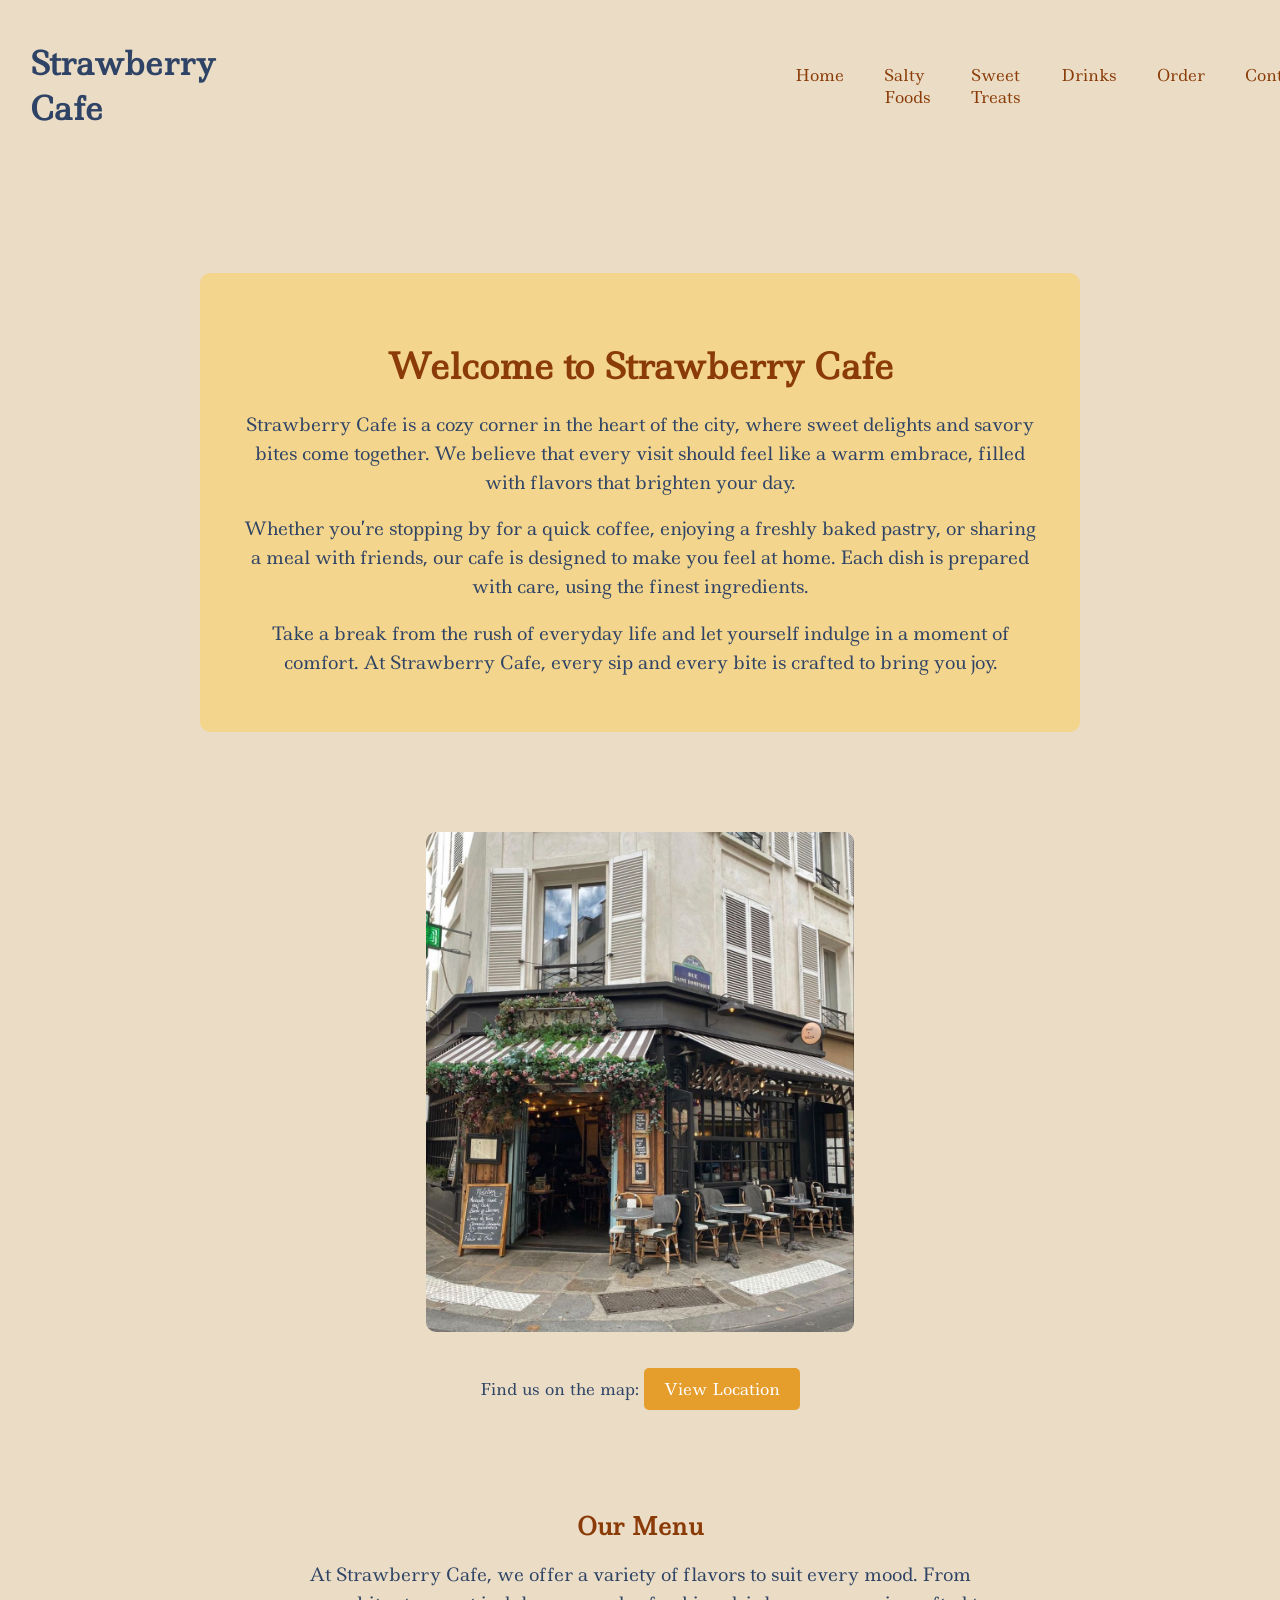
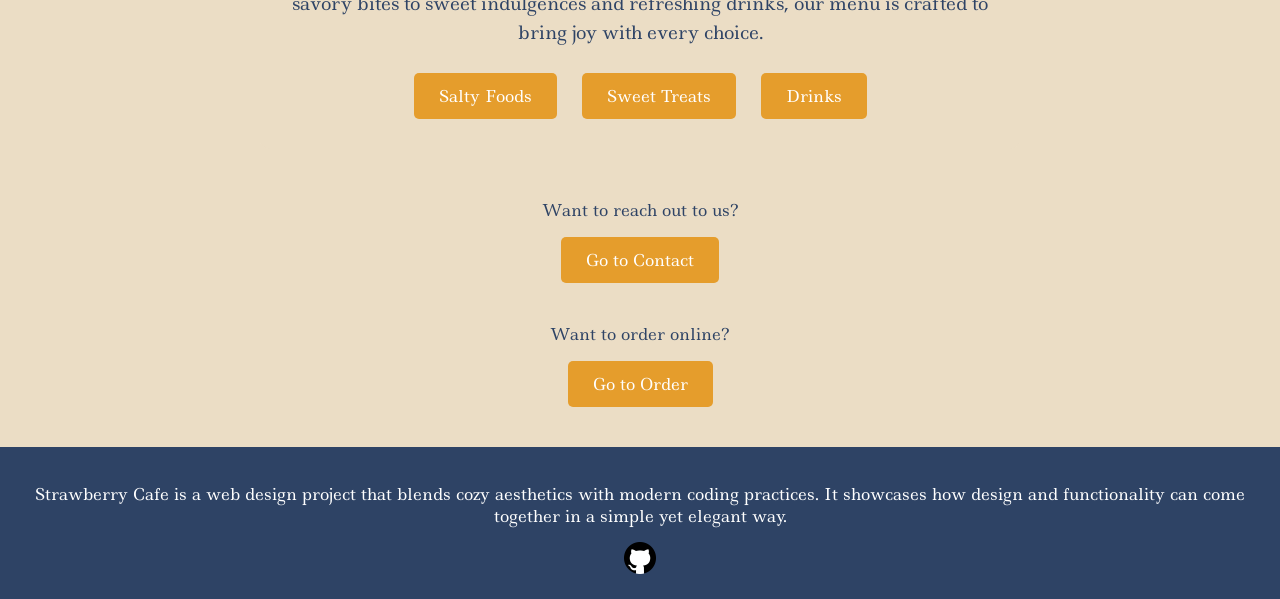
<file: index.html>
<!DOCTYPE html>
<html lang="en">
<head>
    <meta charset="UTF-8">
    <meta name="viewport" content="width=device-width, initial-scale=1.0">
    <title>Strawberry Cafe</title>
    <meta name="description" content=" Strawberry Cafe is a web design project that blends cozy aesthetics with modern coding practices. It showcases how design and functionality can come together in a simple yet elegant way.">
    <meta name="keywords" content="Strawberry Cafe, cafe website, salty snacks, sweet treats, drinks menu, contact form, order online, cozy cafe">
    <link rel="stylesheet" href="style.css">
    <link rel="preconnect" href="https://fonts.googleapis.com">
    <link rel="preconnect" href="https://fonts.gstatic.com" crossorigin>
    <link href="https://fonts.googleapis.com/css2?family=Chewy&family=Ledger&family=Momo+Trust+Sans:wght@200..800&display=swap" rel="stylesheet">
    <link rel="shortcut icon" href="img/logo.png" type="image/x-icon">
</head>
<body>
    <div class="container">
        <div class="header">
            <div class="logo">
                <h1>Strawberry Cafe</h1>
            </div>
            <div class="navbar">
                <a href="index.html">Home</a>
                <a href="saltyfoods.html">Salty Foods</a>
                <a href="sweettreats.html">Sweet Treats</a>
                <a href="drinks.html">Drinks</a>
                <a href="order.html">Order</a>
                <a href="contact.html">Contact</a>
            </div>
        </div>
        <div class="intro">
            <h2>Welcome to Strawberry Cafe</h2>
            <p>
                Strawberry Cafe is a cozy corner in the heart of the city, where sweet delights and savory bites come
                together.
                We believe that every visit should feel like a warm embrace, filled with flavors that brighten your day.
            </p>
            <p>
                Whether you’re stopping by for a quick coffee, enjoying a freshly baked pastry, or sharing a meal with
                friends,
                our cafe is designed to make you feel at home. Each dish is prepared with care, using the finest
                ingredients.
            </p>
            <p>
                Take a break from the rush of everyday life and let yourself indulge in a moment of comfort.
                At Strawberry Cafe, every sip and every bite is crafted to bring you joy.
            </p>
        </div>
        <div class="location">
            <img src="img/cafe.jpg" alt="Strawberry Cafe Interior">
            <p>
                Find us on the map:
                <a href="https://maps.app.goo.gl/KSFTnAraJiYb9VhMA" target="_blank">
                    View Location
                </a>
            </p>
        </div>
        <div class="menu-intro">
            <h2>Our Menu</h2>
            <p>
                At Strawberry Cafe, we offer a variety of flavors to suit every mood.
                From savory bites to sweet indulgences and refreshing drinks,
                our menu is crafted to bring joy with every choice.
            </p>
            <div class="menu-buttons">
                <a href="saltyfoods.html">Salty Foods</a>
                <a href="sweettreats.html">Sweet Treats</a>
                <a href="drinks.html">Drinks</a>
            </div>
        </div>
        <div class="contact-link">
            <p>Want to reach out to us?</p>
            <a href="contact.html">Go to Contact</a>
        </div>
         <div class="order-link">
            <p>Want to order online?</p>
            <a href="order.html">Go to Order</a>
        </div>
        <footer class="footer">
            <p>
                Strawberry Cafe is a web design project that blends cozy aesthetics with modern coding practices.
                It showcases how design and functionality can come together in a simple yet elegant way.
            </p>
            <div class="social-links">
                <a href="https://github.com/bektasrivanur" target="_blank">
                    <img src="img/github_logo.webp" alt="GitHub">
                </a>
            </div>
        </footer>
    </div>
</body>
</html>
</file>
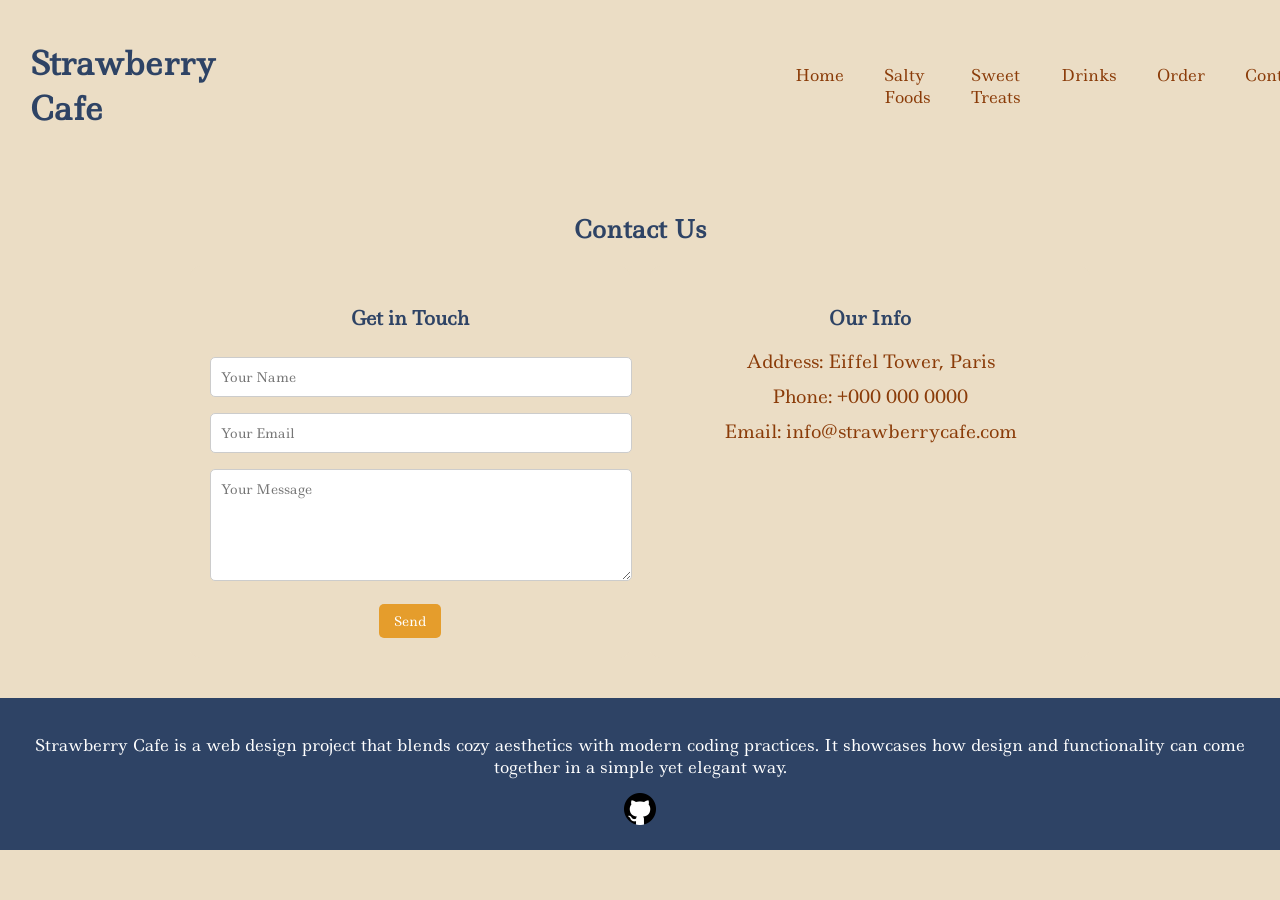
<file: contact.html>
<!DOCTYPE html>
<html lang="en">
<head>
    <meta charset="UTF-8">
    <meta name="viewport" content="width=device-width, initial-scale=1.0">
    <title>Contact - Strawberry Cafe</title>
    <meta name="description" content=" Strawberry Cafe is a web design project that blends cozy aesthetics with modern coding practices. It showcases how design and functionality can come together in a simple yet elegant way.">
    <meta name="keywords" content="Strawberry Cafe, cafe website, salty snacks, sweet treats, drinks menu, contact form, order online, cozy cafe">
    <link rel="stylesheet" href="style.css">
    <link href="https://fonts.googleapis.com/css2?family=Chewy&family=Ledger&family=Momo+Trust+Sans:wght@200..800&display=swap" rel="stylesheet">
    <link rel="shortcut icon" href="img/logo.png" type="image/x-icon">
</head>
<body>
    <div class="container">
        <div class="header">
            <div class="logo">
                <h1>Strawberry Cafe</h1>
            </div>
            <div class="navbar">
                <a href="index.html">Home</a>
                <a href="saltyfoods.html">Salty Foods</a>
                <a href="sweettreats.html">Sweet Treats</a>
                <a href="drinks.html">Drinks</a>
                <a href="order.html">Order</a>
                <a href="contact.html">Contact</a>
            </div>
        </div>
        <section id="contact">
            <h2>Contact Us</h2>
            <div class="menu-grid">
                <div class="menu-item">
                    <h3>Get in Touch</h3>
                    <form class="contact-form">
                        <input type="text" name="name" placeholder="Your Name" required> <br>
                        <input type="email" name="email" placeholder="Your Email" required> <br>
                        <textarea name="message" placeholder="Your Message" rows="5" required></textarea>
                        <button type="submit" class="details-btn">Send</button>
                    </form>
                </div>

                <div class="menu-item">
                    <h3>Our Info</h3>
                    <p class="price">Address: Eiffel Tower, Paris</p>
                    <p class="price">Phone: +000 000 0000</p>
                    <p class="price">Email: info@strawberrycafe.com</p>
                </div>
            </div>
        </section>
      <footer class="footer">
            <p>
                Strawberry Cafe is a web design project that blends cozy aesthetics with modern coding practices.
                It showcases how design and functionality can come together in a simple yet elegant way.
            </p>
            <div class="social-links">
                <a href="https://github.com/bektasrivanur" target="_blank">
                    <img src="img/github_logo.webp" alt="GitHub">
                </a>
            </div>
        </footer>
    </div>
</body>
</html>
</file>
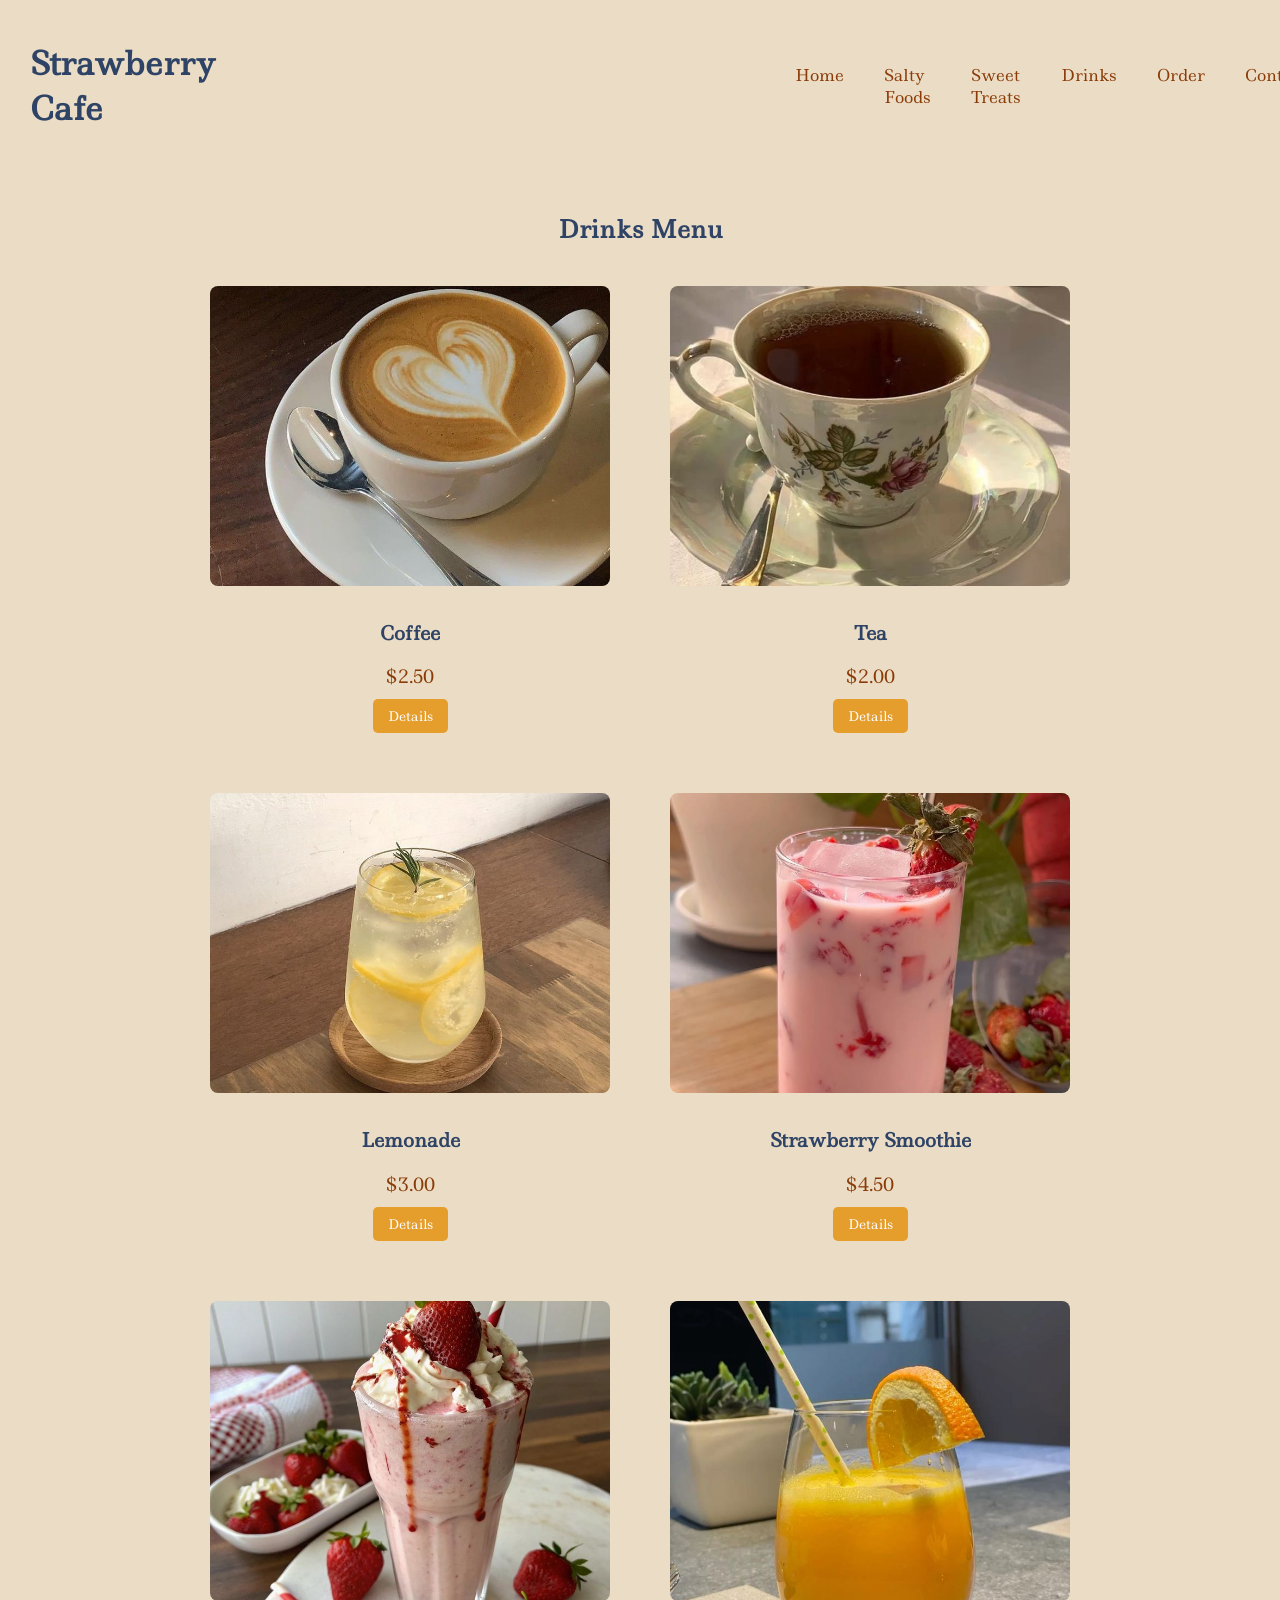
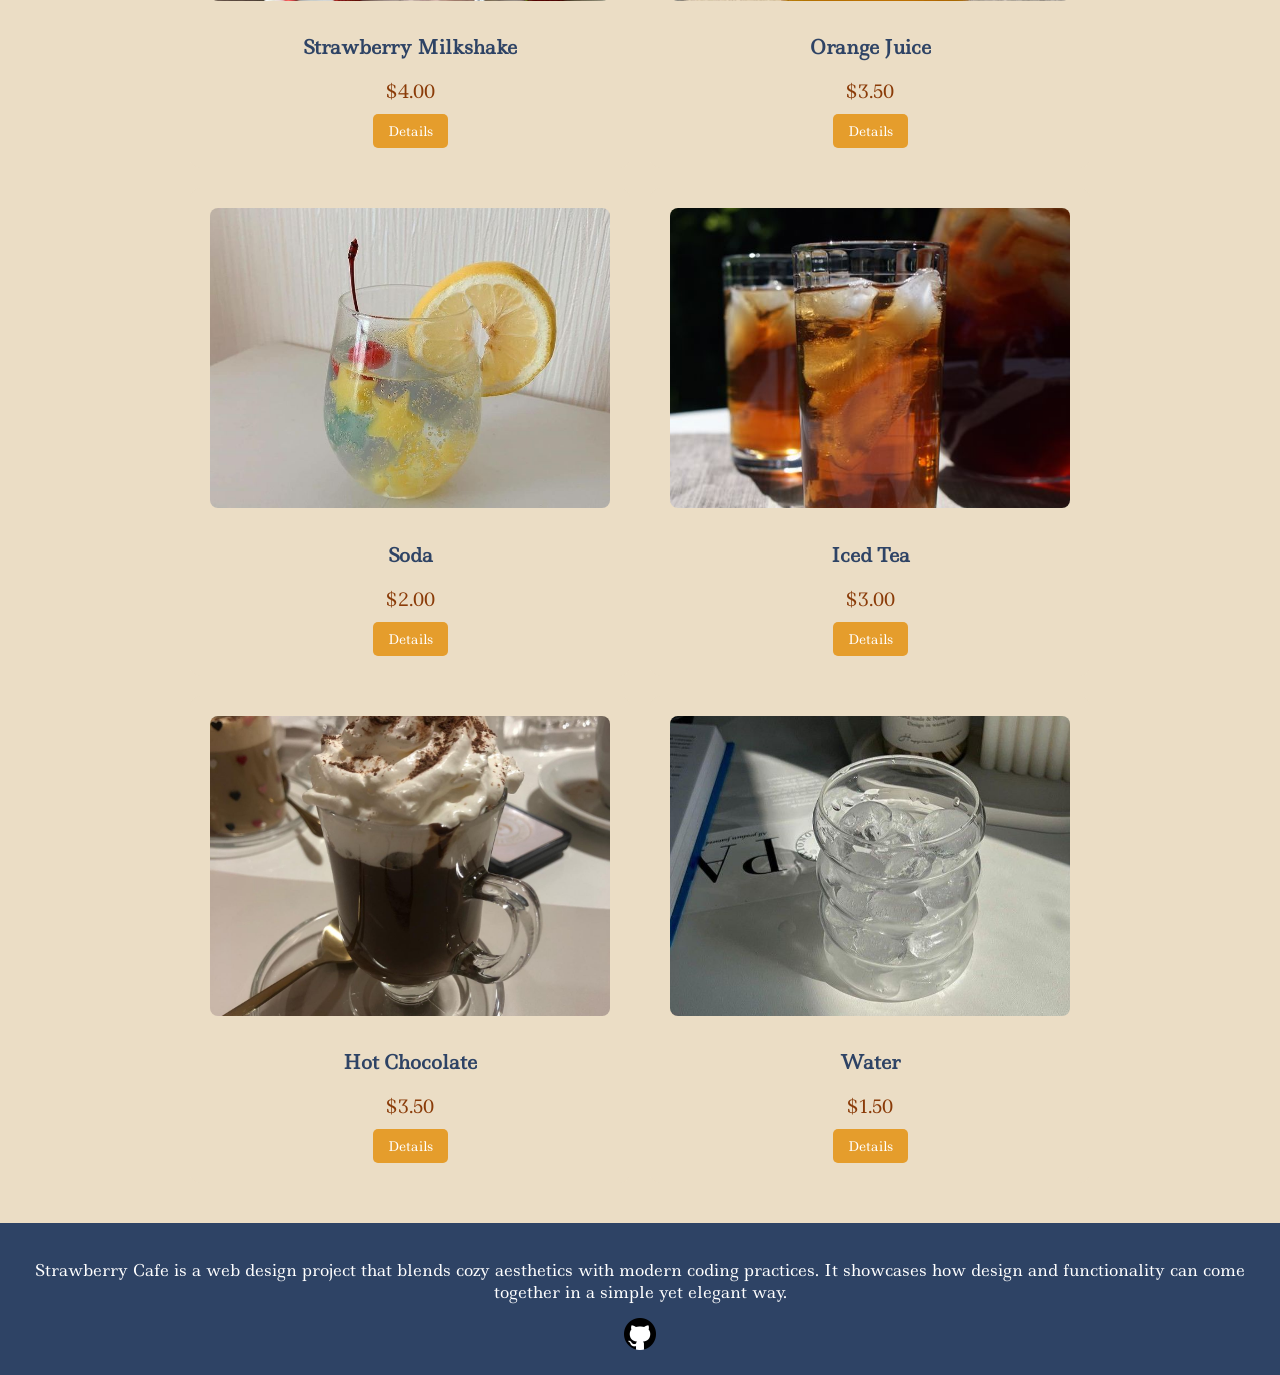
<file: drinks.html>
<!DOCTYPE html>
<html lang="en">
<head>
    <meta charset="UTF-8">
    <meta name="viewport" content="width=device-width, initial-scale=1.0">
    <title>Drinks - Strawberry Cafe</title>
    <meta name="description" content=" Strawberry Cafe is a web design project that blends cozy aesthetics with modern coding practices. It showcases how design and functionality can come together in a simple yet elegant way.">
    <meta name="keywords" content="Strawberry Cafe, cafe website, salty snacks, sweet treats, drinks menu, contact form, order online, cozy cafe">
    <link rel="stylesheet" href="style.css">
    <link href="https://fonts.googleapis.com/css2?family=Chewy&family=Ledger&family=Momo+Trust+Sans:wght@200..800&display=swap" rel="stylesheet">
    <link rel="shortcut icon" href="img/logo.png" type="image/x-icon">
</head>
<body>
    <div class="container">
        <div class="header">
            <div class="logo">
                <h1>Strawberry Cafe</h1>
            </div>
            <div class="navbar">
                <a href="index.html">Home</a>
                <a href="saltyfoods.html">Salty Foods</a>
                <a href="sweettreats.html">Sweet Treats</a>
                <a href="drinks.html">Drinks</a>
                <a href="order.html">Order</a>
                <a href="contact.html">Contact</a>
            </div>
        </div>
        <section id="drinks-menu">
            <h2>Drinks Menu</h2>
            <div class="menu-grid">
                <div class="menu-item">
                    <img src="img/coffee.jpg" alt="Coffee">
                    <h3>Coffee</h3>
                    <p class="price">$2.50</p>
                    <button class="details-btn" onclick="toggleDetails(this)">Details</button>
                    <p class="details">Ingredients: Coffee beans, water</p>
                </div>

                <div class="menu-item">
                    <img src="img/tea.jpg" alt="Tea">
                    <h3>Tea</h3>
                    <p class="price">$2.00</p>
                    <button class="details-btn" onclick="toggleDetails(this)">Details</button>
                    <p class="details">Ingredients: Tea leaves, water</p>
                </div>

                <div class="menu-item">
                    <img src="img/lemonade.jpg" alt="Lemonade">
                    <h3>Lemonade</h3>
                    <p class="price">$3.00</p>
                    <button class="details-btn" onclick="toggleDetails(this)">Details</button>
                    <p class="details">Ingredients: Lemon, sugar, water</p>
                </div>

                <div class="menu-item">
                    <img src="img/smoothie.jpg" alt="Fruit Smoothie">
                    <h3> Strawberry Smoothie</h3>
                    <p class="price">$4.50</p>
                    <button class="details-btn" onclick="toggleDetails(this)">Details</button>
                    <p class="details">Ingredients: Strawberry, yogurt</p>
                </div>

                <div class="menu-item">
                    <img src="img/milkshake.jpg" alt="Milkshake">
                    <h3>Strawberry Milkshake</h3>
                    <p class="price">$4.00</p>
                    <button class="details-btn" onclick="toggleDetails(this)">Details</button>
                    <p class="details">Ingredients: Milk, strawberry, syrup</p>
                </div>

                <div class="menu-item">
                    <img src="img/orange-juice.jpg" alt="Orange Juice">
                    <h3>Orange Juice</h3>
                    <p class="price">$3.50</p>
                    <button class="details-btn" onclick="toggleDetails(this)">Details</button>
                    <p class="details">Ingredients: Fresh oranges</p>
                </div>

                <div class="menu-item">
                    <img src="img/soda.jpg" alt="Soda">
                    <h3>Soda</h3>
                    <p class="price">$2.00</p>
                    <button class="details-btn" onclick="toggleDetails(this)">Details</button>
                    <p class="details">Ingredients: Carbonated water, flavoring</p>
                </div>

                <div class="menu-item">
                    <img src="img/iced-tea.jpg" alt="Iced Tea">
                    <h3>Iced Tea</h3>
                    <p class="price">$3.00</p>
                    <button class="details-btn" onclick="toggleDetails(this)">Details</button>
                    <p class="details">Ingredients: Tea, ice, lemon</p>
                </div>

                <div class="menu-item">
                    <img src="img/hot-chocolate.jpg" alt="Hot Chocolate">
                    <h3>Hot Chocolate</h3>
                    <p class="price">$3.50</p>
                    <button class="details-btn" onclick="toggleDetails(this)">Details</button>
                    <p class="details">Ingredients: Cocoa, milk, sugar</p>
                </div>

                <div class="menu-item">
                    <img src="img/water.jpg" alt="Water">
                    <h3>Water</h3>
                    <p class="price">$1.50</p>
                    <button class="details-btn" onclick="toggleDetails(this)">Details</button>
                    <p class="details">Ingredients: Natural water</p>
                </div>
            </div>
        </section>
         <footer class="footer">
            <p>
                Strawberry Cafe is a web design project that blends cozy aesthetics with modern coding practices.
                It showcases how design and functionality can come together in a simple yet elegant way.
            </p>
            <div class="social-links">
                <a href="https://github.com/username" target="_blank">
                    <img src="img/github_logo.webp" alt="GitHub">
                </a>
            </div>
        </footer>
     </div>
    <script src="script.js"></script>
</body>
</html>
</file>
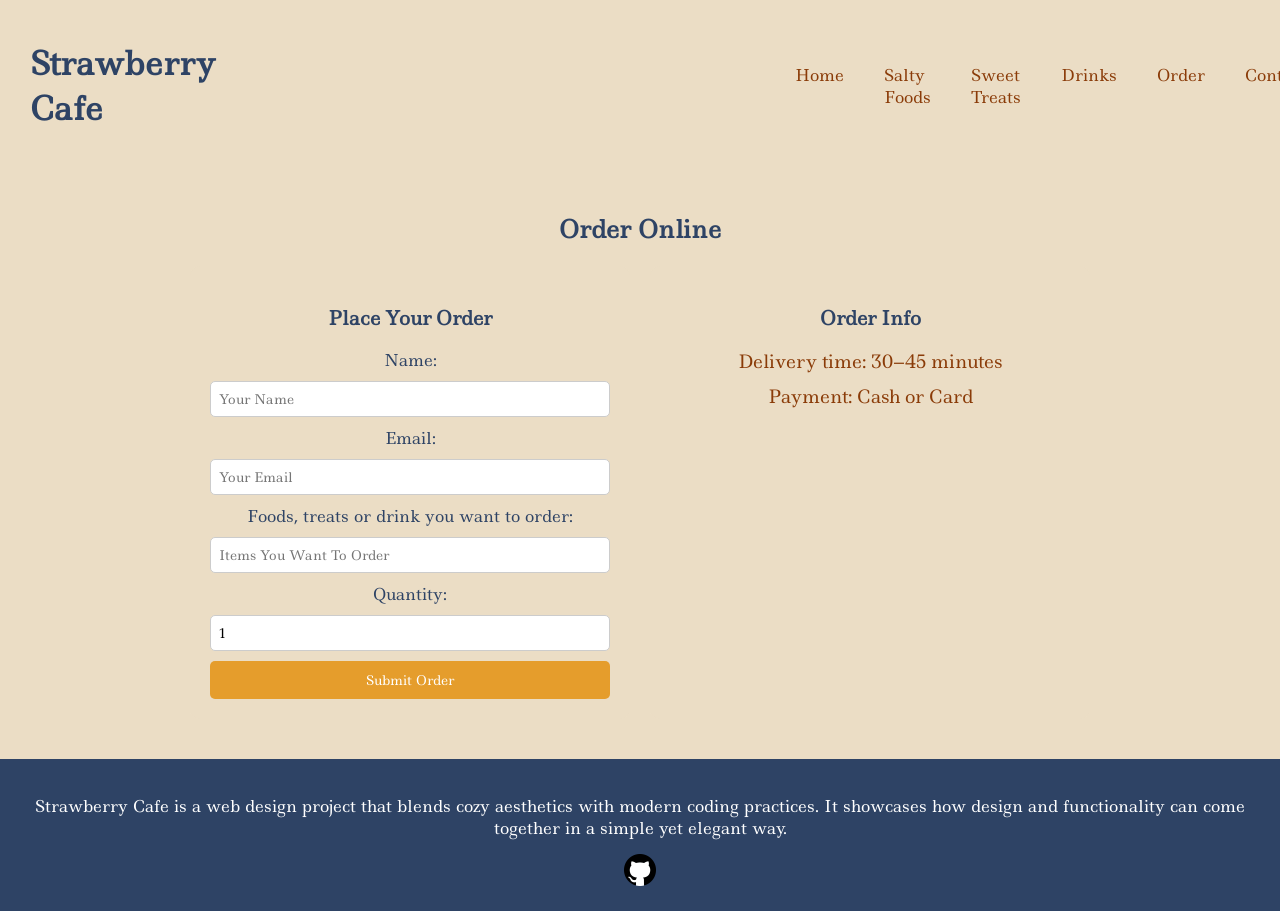
<file: order.html>
<!DOCTYPE html>
<html lang="en">
<head>
    <meta charset="UTF-8">
    <meta name="viewport" content="width=device-width, initial-scale=1.0">
    <title>Order - Strawberry Cafe</title>
    <meta name="description" content=" Strawberry Cafe is a web design project that blends cozy aesthetics with modern coding practices. It showcases how design and functionality can come together in a simple yet elegant way.">
    <meta name="keywords" content="Strawberry Cafe, cafe website, salty snacks, sweet treats, drinks menu, contact form, order online, cozy cafe">
    <link rel="stylesheet" href="style.css">
    <link href="https://fonts.googleapis.com/css2?family=Chewy&family=Ledger&family=Momo+Trust+Sans:wght@200..800&display=swap" rel="stylesheet">
    <link rel="shortcut icon" href="img/logo.png" type="image/x-icon">
</head>
<body>
    <div class="container">
        <div class="header">
            <div class="logo">
                <h1>Strawberry Cafe</h1>
            </div>
            <div class="navbar">
                <a href="index.html">Home</a>
                <a href="saltyfoods.html">Salty Foods</a>
                <a href="sweettreats.html">Sweet Treats</a>
                <a href="drinks.html">Drinks</a>
                <a href="order.html">Order</a>
                <a href="contact.html">Contact</a>
            </div>
        </div>
        <section id="order">
            <h2>Order Online</h2>
            <div class="menu-grid">
                <div class="menu-item">
                    <h3>Place Your Order</h3>
                    <form class="order-form">
                        <label for="name">Name:</label>
                        <input type="text" id="name" name="name" placeholder="Your Name" required>

                        <label for="email">Email:</label>
                        <input type="email" id="email" name="email" placeholder="Your Email" required>

                        <label for="item">Foods, treats or drink you want to order:</label>
                        <input type="text" id="item" name="item" placeholder="Items You Want To Order" required>

                        <label for="quantity">Quantity:</label>
                        <input type="number" id="quantity" name="quantity" min="1" value="1" required>

                        <button type="submit" class="details-btn">Submit Order</button>
                    </form>
                </div>

                <div class="menu-item">
                    <h3>Order Info</h3>
                    <p class="price"> Delivery time: 30–45 minutes</p>
                    <p class="price"> Payment: Cash or Card</p>
                </div>
            </div>
        </section>
        <footer class="footer">
            <p>
                Strawberry Cafe is a web design project that blends cozy aesthetics with modern coding practices.
                It showcases how design and functionality can come together in a simple yet elegant way.
            </p>
            <div class="social-links">
                <a href="https://github.com/bektasrivanur" target="_blank">
                    <img src="img/github_logo.webp" alt="GitHub">
                </a>
            </div>
        </footer>
    </div>
</body>
</html>
</file>
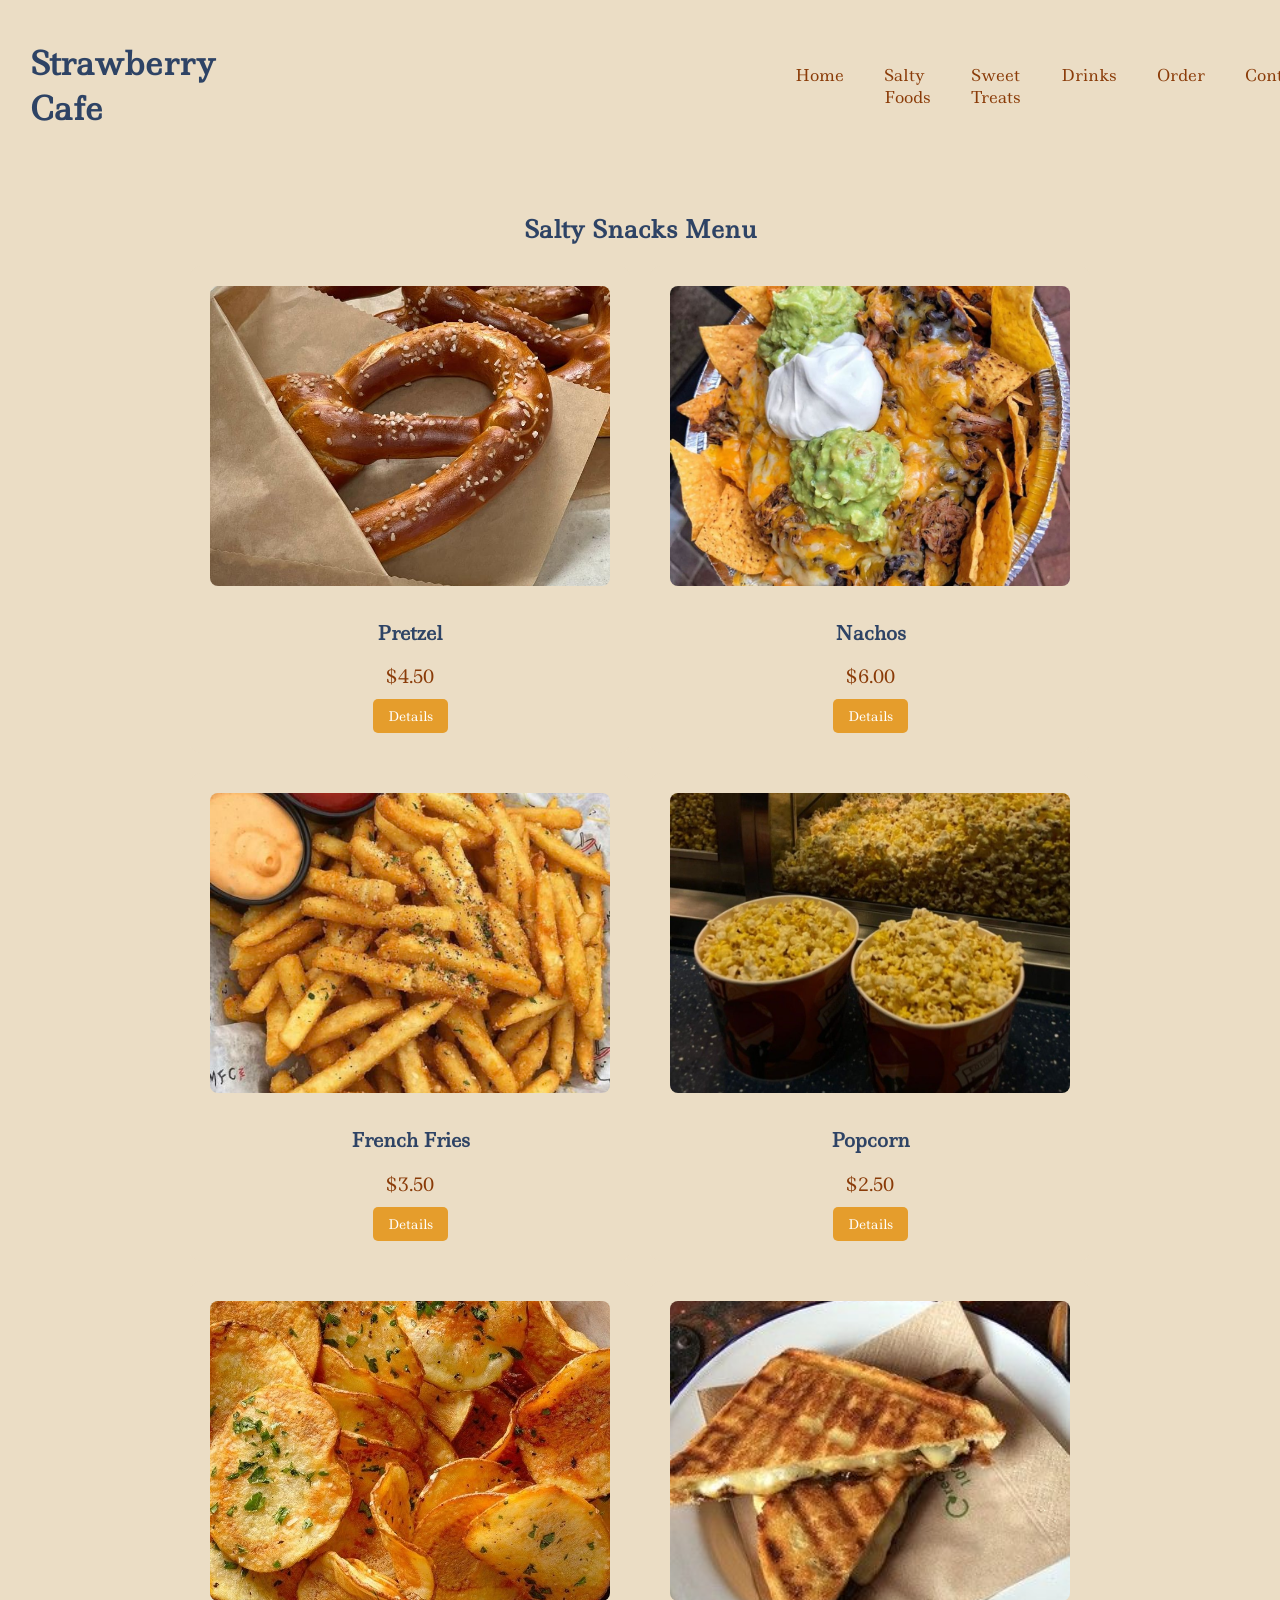
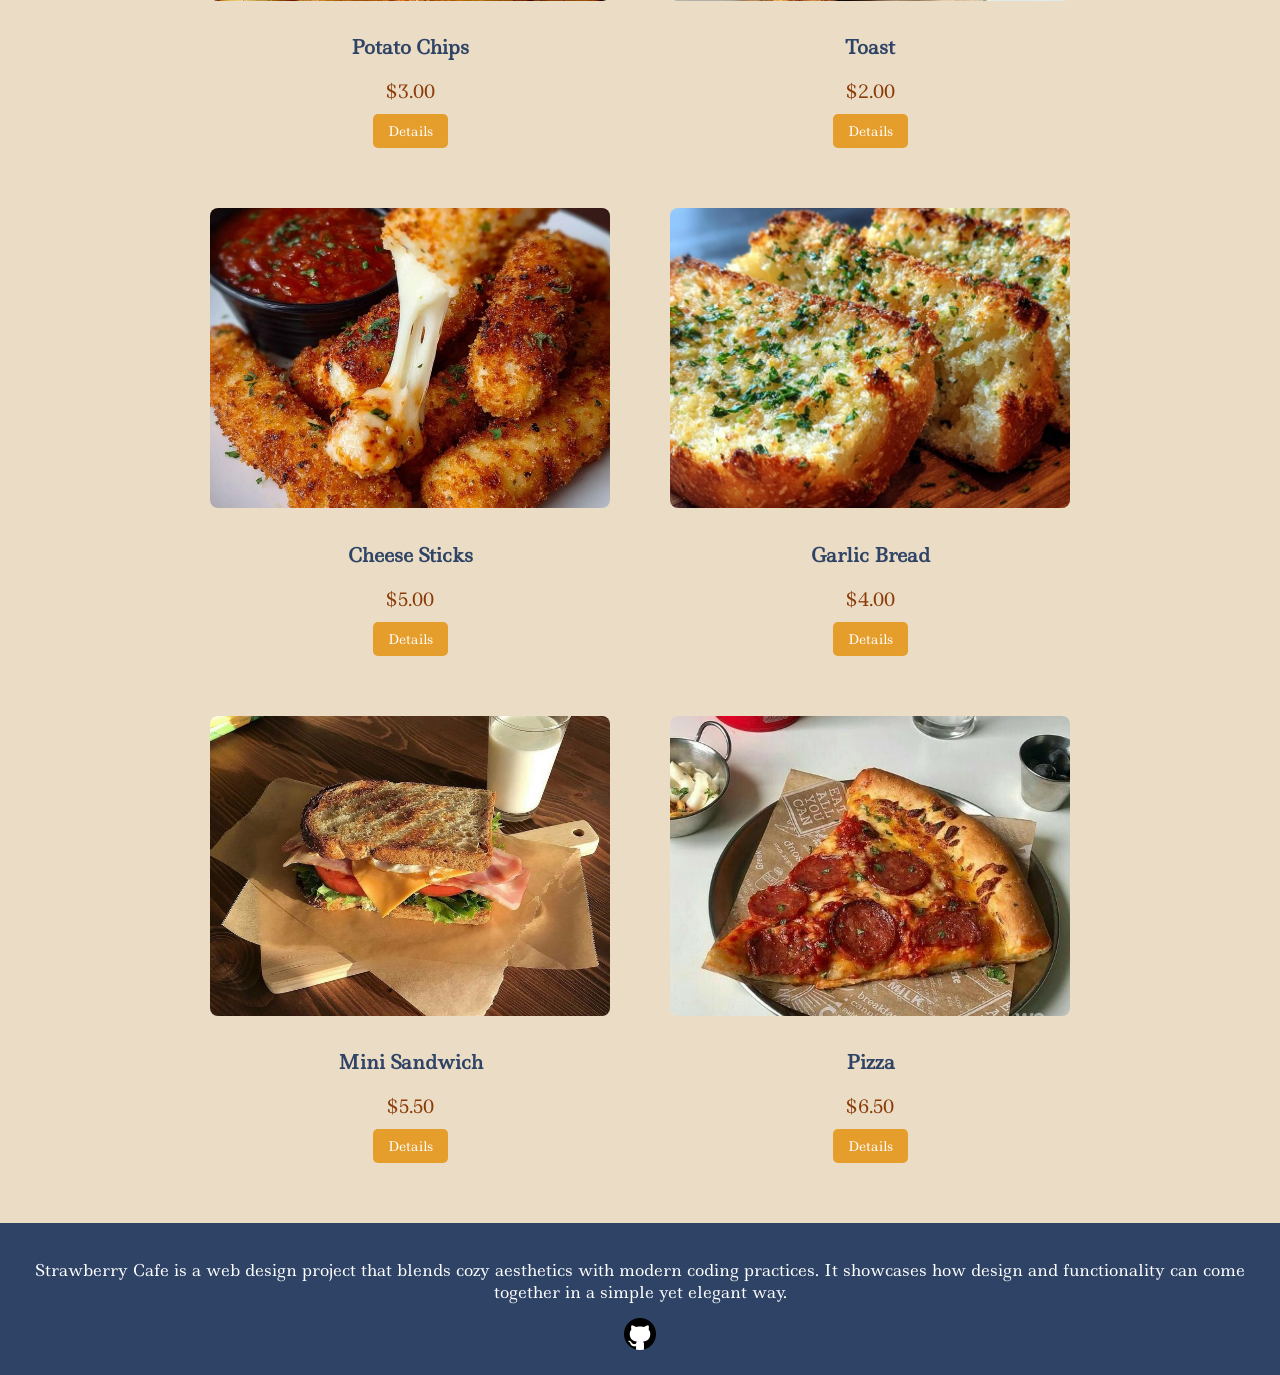
<file: saltyfoods.html>
<!DOCTYPE html>
<html lang="en">
<head>
    <meta charset="UTF-8">
    <meta name="viewport" content="width=device-width, initial-scale=1.0">
    <title>Strawberry Cafe - Salty Foods</title>
    <meta name="description" content=" Strawberry Cafe is a web design project that blends cozy aesthetics with modern coding practices. It showcases how design and functionality can come together in a simple yet elegant way.">
    <meta name="keywords" content="Strawberry Cafe, cafe website, salty snacks, sweet treats, drinks menu, contact form, order online, cozy cafe">
    <link rel="stylesheet" href="style.css">
    <link href="https://fonts.googleapis.com/css2?family=Chewy&family=Ledger&family=Momo+Trust+Sans:wght@200..800&display=swap" rel="stylesheet">
    <link rel="shortcut icon" href="img/logo.png" type="image/x-icon">
</head>
<body>
    <div class="container">
        <div class="header">
            <div class="logo">
                <h1>Strawberry Cafe</h1>
            </div>
            <div class="navbar">
                <a href="index.html">Home</a>
                <a href="saltyfoods.html">Salty Foods</a>
                <a href="sweettreats.html">Sweet Treats</a>
                <a href="drinks.html">Drinks</a>
                <a href="order.html">Order</a>
                <a href="contact.html">Contact</a>
            </div>
        </div>
        <section id="salty-menu">
            <h2>Salty Snacks Menu</h2>
            <div class="menu-grid">
                <div class="menu-item">
                    <img src="img/pretzel.jpg" alt="Pretzel">
                    <h3>Pretzel</h3>
                    <p class="price">$4.50</p>
                    <button class="details-btn" onclick="toggleDetails(this)">Details</button>
                    <p class="details">Ingredients: Flour, salt, butter</p>
                </div>

                <div class="menu-item">
                    <img src="img/nachos.jpg" alt="Nachos">
                    <h3>Nachos</h3>
                    <p class="price">$6.00</p>
                    <button class="details-btn" onclick="toggleDetails(this)">Details</button>
                    <p class="details">Ingredients: Corn chips, cheese, jalapenos</p>
                </div>

                <div class="menu-item">
                    <img src="img/frenchfries.jpg" alt="French Fries">
                    <h3>French Fries</h3>
                    <p class="price">$3.50</p>
                    <button class="details-btn" onclick="toggleDetails(this)">Details</button>
                    <p class="details">Ingredients: Potatoes, salt, oil</p>
                </div>

                <div class="menu-item">
                    <img src="img/popcorn.jpg" alt="Popcorn">
                    <h3>Popcorn</h3>
                    <p class="price">$2.50</p>
                    <button class="details-btn" onclick="toggleDetails(this)">Details</button>
                    <p class="details">Ingredients: Corn kernels, butter, salt</p>
                </div>

                <div class="menu-item">
                    <img src="img/chips.jpg" alt="Potato Chips">
                    <h3>Potato Chips</h3>
                    <p class="price">$3.00</p>
                    <button class="details-btn" onclick="toggleDetails(this)">Details</button>
                    <p class="details">Ingredients: Potatoes, oil, seasoning</p>
                </div>

                <div class="menu-item">
                    <img src="img/toast.jpg" alt="Toast">
                    <h3>Toast</h3>
                    <p class="price">$2.00</p>
                    <button class="details-btn" onclick="toggleDetails(this)">Details</button>
                    <p class="details">Ingredients: Bread, sausage, cheese</p>
                </div>

                <div class="menu-item">
                    <img src="img/cheesesticks.jpg" alt="Cheese Sticks">
                    <h3>Cheese Sticks</h3>
                    <p class="price">$5.00</p>
                    <button class="details-btn" onclick="toggleDetails(this)">Details</button>
                    <p class="details">Ingredients: Mozzarella, breadcrumbs, oil</p>
                </div>

                <div class="menu-item">
                    <img src="img/garlicbread.jpg" alt="Garlic Bread">
                    <h3>Garlic Bread</h3>
                    <p class="price">$4.00</p>
                    <button class="details-btn" onclick="toggleDetails(this)">Details</button>
                    <p class="details">Ingredients: Bread, garlic butter, parsley</p>
                </div>

                <div class="menu-item">
                    <img src="img/minisandwich.jpg" alt="Mini Sandwich">
                    <h3>Mini Sandwich</h3>
                    <p class="price">$5.50</p>
                    <button class="details-btn" onclick="toggleDetails(this)">Details</button>
                    <p class="details">Ingredients: Bread, ham, cheese, lettuce</p>
                </div>

                <div class="menu-item">
                    <img src="img/pizza.jpg" alt="Pizza">
                    <h3>Pizza</h3>
                    <p class="price">$6.50</p>
                    <button class="details-btn" onclick="toggleDetails(this)">Details</button>
                    <p class="details">Ingredients: a dough base (flour, yeast, water, salt, olive oil), tomato sauce,
                        and mozzarella cheese</p>
                </div>
            </div>
        </section>
        <footer class="footer">
            <p>
                Strawberry Cafe is a web design project that blends cozy aesthetics with modern coding practices.
                It showcases how design and functionality can come together in a simple yet elegant way.
            </p>
            <div class="social-links">
                <a href="https://github.com/bektasrivanur" target="_blank">
                    <img src="img/github_logo.webp" alt="GitHub">
                </a>
            </div>
        </footer>
    </div>
    <script src="script.js"></script>
</body>
</html>
</file>
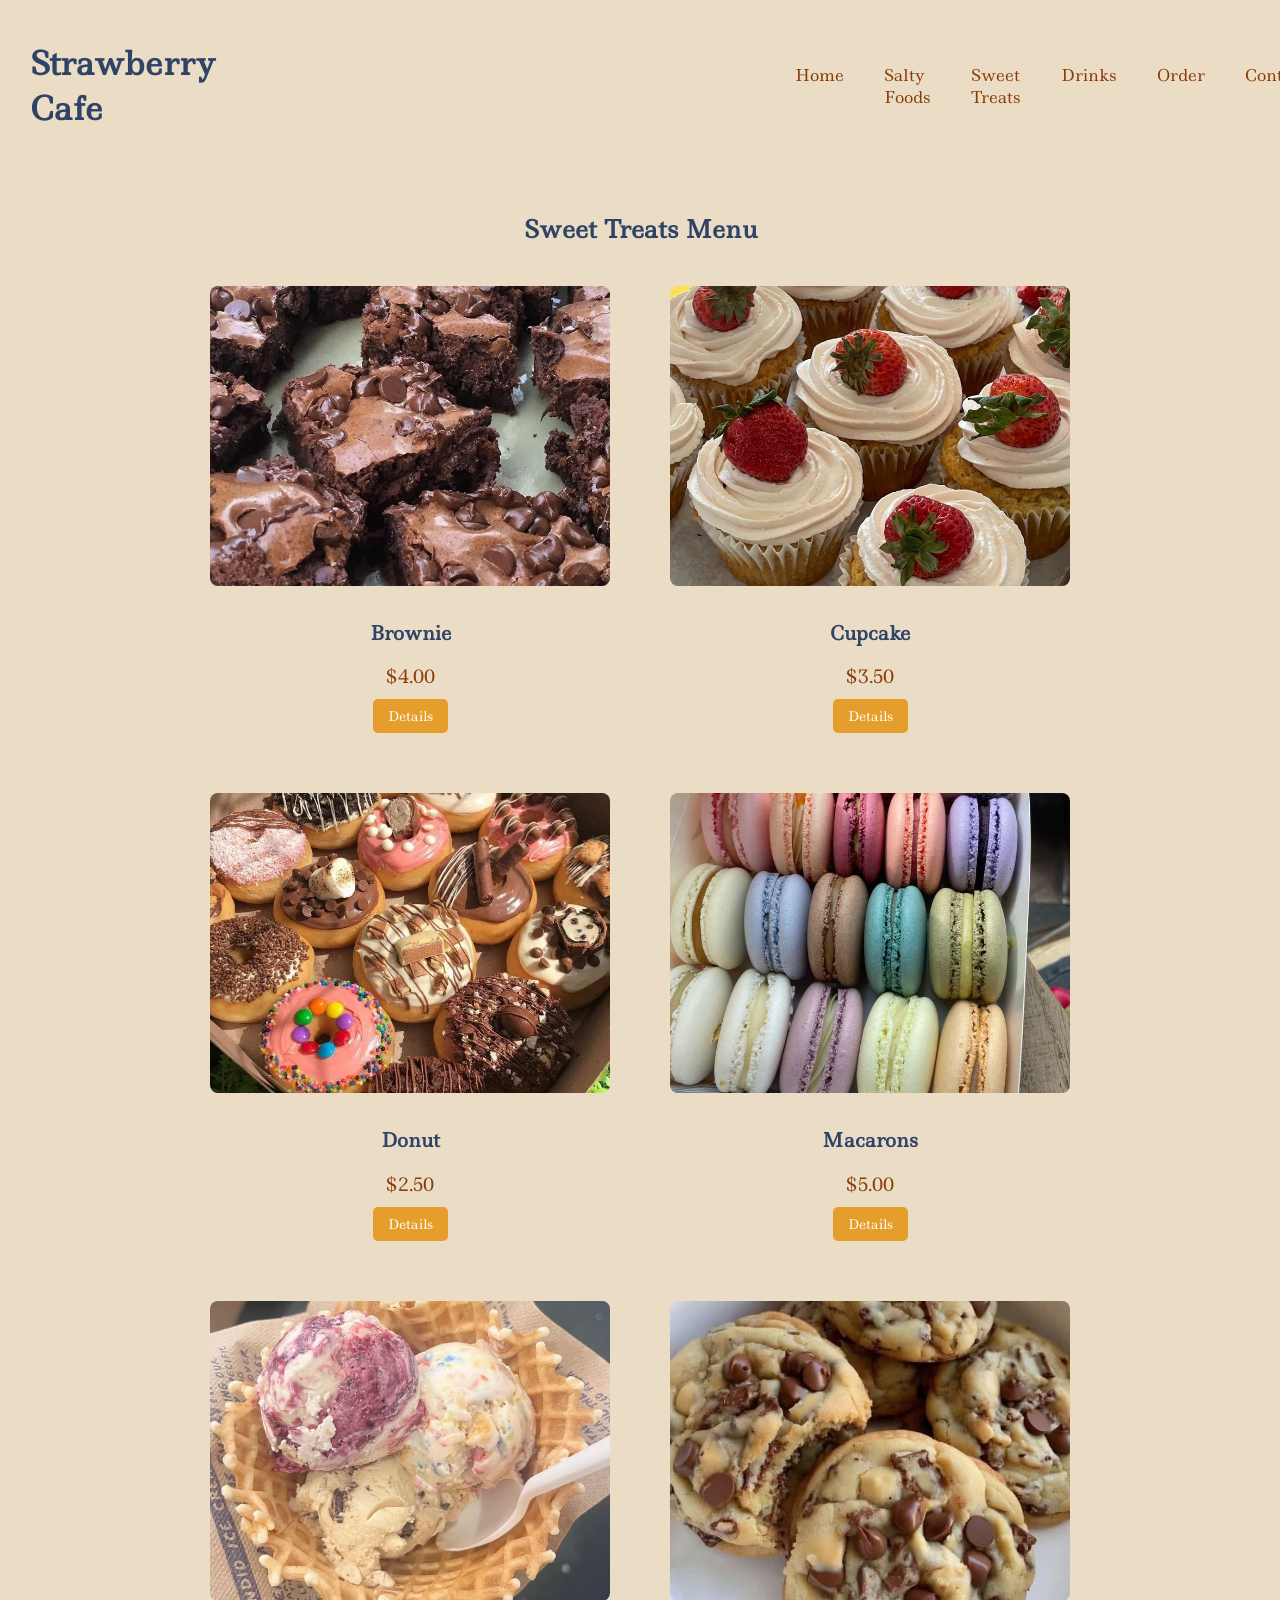
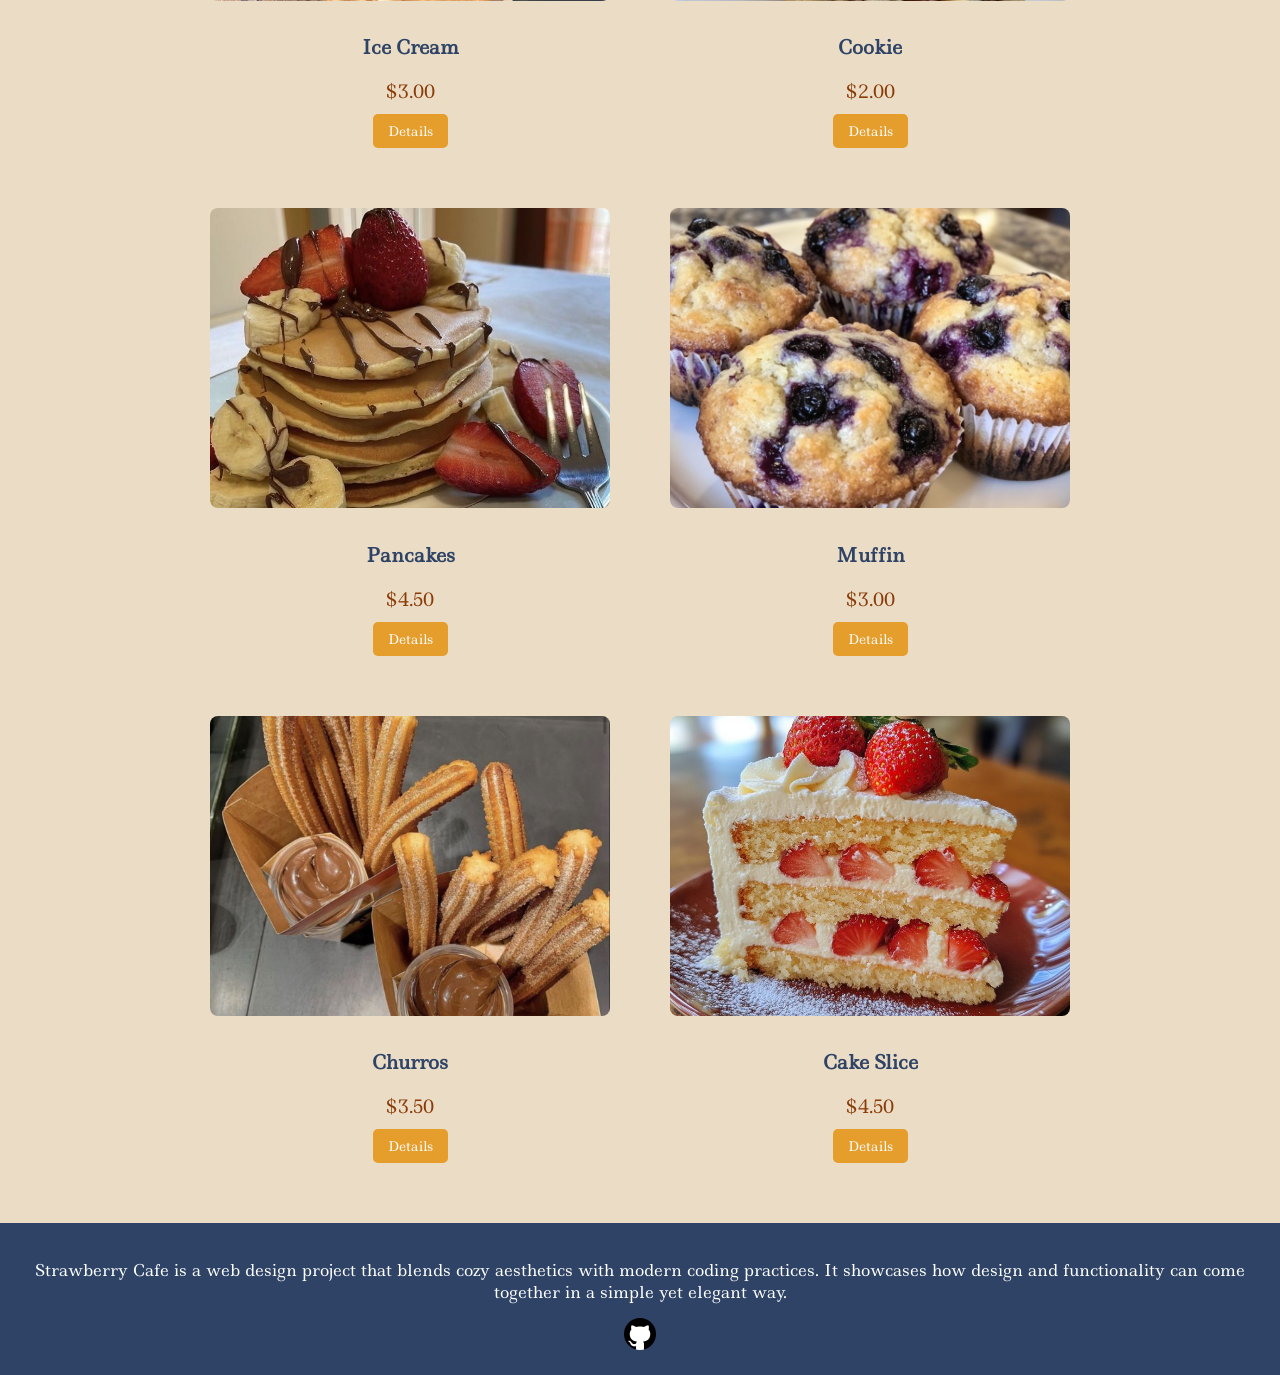
<file: sweettreats.html>
<!DOCTYPE html>
<html lang="en">
<head>
    <meta charset="UTF-8">
    <meta name="viewport" content="width=device-width, initial-scale=1.0">
    <title>Sweet Treats - Strawberry Cafe</title>
    <meta name="description" content=" Strawberry Cafe is a web design project that blends cozy aesthetics with modern coding practices. It showcases how design and functionality can come together in a simple yet elegant way.">
    <meta name="keywords" content="Strawberry Cafe, cafe website, salty snacks, sweet treats, drinks menu, contact form, order online, cozy cafe">
    <link rel="stylesheet" href="style.css">
    <link href="https://fonts.googleapis.com/css2?family=Chewy&family=Ledger&family=Momo+Trust+Sans:wght@200..800&display=swap" rel="stylesheet">
    <link rel="shortcut icon" href="img/logo.png" type="image/x-icon">
</head>
<body>
    <div class="container">
        <div class="header">
            <div class="logo">
                <h1>Strawberry Cafe</h1>
            </div>
            <div class="navbar">
                <a href="index.html">Home</a>
                <a href="saltyfoods.html">Salty Foods</a>
                <a href="sweettreats.html">Sweet Treats</a>
                <a href="drinks.html">Drinks</a>
                <a href="order.html">Order</a>
                <a href="contact.html">Contact</a>
            </div>
        </div>
        <section id="sweet-menu">
            <h2>Sweet Treats Menu</h2>
            <div class="menu-grid">
                <div class="menu-item">
                    <img src="img/brownie.jpg" alt="Brownie">
                    <h3>Brownie</h3>
                    <p class="price">$4.00</p>
                    <button class="details-btn" onclick="toggleDetails(this)">Details</button>
                    <p class="details">Ingredients: Cocoa, sugar, butter</p>
                </div>

                <div class="menu-item">
                    <img src="img/cupcake.jpg" alt="Cupcake">
                    <h3>Cupcake</h3>
                    <p class="price">$3.50</p>
                    <button class="details-btn" onclick="toggleDetails(this)">Details</button>
                    <p class="details">Ingredients: Flour, sugar, strawberry</p>
                </div>

                <div class="menu-item">
                    <img src="img/donut.jpg" alt="Donut">
                    <h3>Donut</h3>
                    <p class="price">$2.50</p>
                    <button class="details-btn" onclick="toggleDetails(this)">Details</button>
                    <p class="details">Ingredients: Dough, sugar glaze</p>
                </div>

                <div class="menu-item">
                    <img src="img/macaron.jpg" alt="Macarons">
                    <h3>Macarons</h3>
                    <p class="price">$5.00</p>
                    <button class="details-btn" onclick="toggleDetails(this)">Details</button>
                    <p class="details">Ingredients: Almond flour, sugar, cream</p>
                </div>

                <div class="menu-item">
                    <img src="img/icecream.jpg" alt="Ice Cream">
                    <h3>Ice Cream</h3>
                    <p class="price">$3.00</p>
                    <button class="details-btn" onclick="toggleDetails(this)">Details</button>
                    <p class="details">Ingredients: Milk, sugar, vanilla (And other flavors!)</p>
                </div>

                <div class="menu-item">
                    <img src="img/cookie.jpg" alt="Cookie">
                    <h3>Cookie</h3>
                    <p class="price">$2.00</p>
                    <button class="details-btn" onclick="toggleDetails(this)">Details</button>
                    <p class="details">Ingredients: Flour, chocolate chips</p>
                </div>

                <div class="menu-item">
                    <img src="img/pancake.jpg" alt="Pancakes">
                    <h3>Pancakes</h3>
                    <p class="price">$4.50</p>
                    <button class="details-btn" onclick="toggleDetails(this)">Details</button>
                    <p class="details">Ingredients: Flour, eggs, syrup, strawberry</p>
                </div>

                <div class="menu-item">
                    <img src="img/muffin.jpg" alt="Muffin">
                    <h3>Muffin</h3>
                    <p class="price">$3.00</p>
                    <button class="details-btn" onclick="toggleDetails(this)">Details</button>
                    <p class="details">Ingredients: Flour, sugar, berries</p>
                </div>

                <div class="menu-item">
                    <img src="img/churros.jpg" alt="Churros">
                    <h3>Churros</h3>
                    <p class="price">$3.50</p>
                    <button class="details-btn" onclick="toggleDetails(this)">Details</button>
                    <p class="details">Ingredients: Dough, cinnamon sugar</p>
                </div>

                <div class="menu-item">
                    <img src="img/cake.jpg" alt="Cake Slice">
                    <h3>Cake Slice</h3>
                    <p class="price">$4.50</p>
                    <button class="details-btn" onclick="toggleDetails(this)">Details</button>
                    <p class="details">Ingredients: Flour, cream, strawberry</p>
                </div>
            </div>
        </section>
        <footer class="footer">
            <p>
                Strawberry Cafe is a web design project that blends cozy aesthetics with modern coding practices.
                It showcases how design and functionality can come together in a simple yet elegant way.
            </p>
            <div class="social-links">
                <a href="https://github.com/bektasrivanur" target="_blank">
                    <img src="img/github_logo.webp" alt="GitHub">
                </a>
            </div>
        </footer>
    </div>
    <script src="script.js"></script>
</body>
</html>
</file>
<file: style.css>
.ledger-regular {
  font-family: "Ledger", serif;
  font-weight: 400;
  font-style: normal;
}

body {
  margin: 0;
  font-family: "Ledger", serif;
  background-color: #EBDDC5;
  color: #2E4365;
}

.header {
  display: inline-flex;
  align-items: center;
  gap: 540px;
}

.logo {
  padding: 20px;
  margin-left: 10px;
}

.navbar {
  display: flex;
}

.navbar a {
  color: #8A3B08;
  padding: 20px;
  text-decoration: none;
}

.navbar a:hover {
  color: #E59D2C;
}

.intro {
  background-color: #F3D58D;
  color: #2E4365;
  padding: 40px;
  text-align: center;
  border-radius: 10px;
  margin: 100px auto;
  max-width: 800px;
}

.intro h2 {
  color: #8A3B08;
  font-family: 'Ledger', serif;
  font-size: 35px;
  margin-bottom: 20px;
}

.intro p {
  color: #2E4365;
  font-family: 'Ledger', serif;
  font-size: 18px;
  line-height: 1.6;
  margin-bottom: 15px;
}

.location {
  text-align: center;
  margin: 40px auto;
}

.location img {
  max-width: 100%;
  max-height: 500px;
  border-radius: 10px;
  margin-bottom: 15px;
}

.location a {
  display: inline-block;
  background-color: #E59D2C;
  color: #fff;
  padding: 10px 20px;
  border-radius: 5px;
  text-decoration: none;
  font-family: "Ledger", serif;
  transition: background-color 0.3s ease;
}

.location a:hover {
  background-color: #8A3B08;
}

.menu-intro {
  text-align: center;
  margin: 50px auto;
  max-width: 700px;
  background-color: #EBDDC5;
  padding: 30px;
  border-radius: 10px;
}

.menu-intro h2 {
  color: #8A3B08;
  font-family: "Ledger", serif;
  margin-bottom: 15px;
}

.menu-intro p {
  color: #2E4365;
  font-family: 'Ledger', serif;
  font-size: 18px;
  line-height: 1.6;
  margin-bottom: 25px;
}

.menu-buttons a {
  display: inline-block;
  margin: 0 10px;
  padding: 12px 25px;
  background-color: #E59D2C;
  color: #fff;
  text-decoration: none;
  border-radius: 5px;
  font-family: "Ledger", serif;
  transition: background-color 0.3s ease;
}

.menu-buttons a:hover {
  background-color: #8A3B08;
}

.contact-link {
  text-align: center;
  margin: 40px 0;
}

.contact-link a {
  display: inline-block;
  background-color: #E59D2C;
  color: #fff;
  padding: 12px 25px;
  border-radius: 5px;
  text-decoration: none;
  font-family: "Ledger", serif;
  transition: background-color 0.3s ease;
}

.contact-link a:hover {
  background-color: #8A3B08;
}

.order-link {
  text-align: center;
  margin: 40px 0;
}

.order-link a {
  display: inline-block;
  background-color: #E59D2C;
  color: #fff;
  padding: 12px 25px;
  border-radius: 5px;
  text-decoration: none;
  font-family: "Ledger", serif;
  transition: background-color 0.3s ease;
}

.order-link a:hover {
  background-color: #8A3B08;
}

.footer {
  background-color: #2E4365;
  color: #fff;
  text-align: center;
  padding: 20px;
  margin-top: 40px;
}

.footer p {
  font-family: 'Ledger', serif;
  font-size: 16px;
  margin-bottom: 15px;
}

.social-links a {
  margin: 0 10px;
  display: inline-block;
}

.social-links img {
  width: 32px;
  height: 32px;
  transition: transform 0.3s ease;
}

.social-links img:hover {
  transform: scale(1.2);
}

#salty-menu {
  text-align: center;
  margin-top: 40px;
  margin-bottom: 40px;
  margin-left: auto;
  margin-right: auto;
  max-width: 900px;
}

.menu-grid {
  display: grid;
  grid-template-columns: repeat(2, 1fr); 
  gap: 20px;
}

.menu-item {
  background-color: #EBDDC5;
  padding: 20px;
  border-radius: 10px;
  text-align: center;
}

.menu-item img {
  width: 100%;
  height: 300px;
  object-fit: cover;
  border-radius: 8px;
  margin-bottom: 10px;
}

.menu-item h3 {
  color: #2E4365; 
  font-family: 'Ledger', serif; 
}

.price {
  font-size: 18px;
  color: #8A3B08; 
  margin: 10px 0;
}

.details-btn {
  background-color: #E59D2C; 
  color: #fff;
  font-family: "Ledger", serif;
  border: none;
  border-radius: 5px;
  padding: 8px 15px;
}

.details-btn:hover {
  background-color: #8A3B08;
}

.details {
  display: none;
  margin-top: 10px;
  font-size: 14px;
  color: #2E4365;
}

#sweet-menu {
  text-align: center;
  margin-top: 40px;
  margin-bottom: 40px;
  margin-left: auto;
  margin-right: auto;
  max-width: 900px;
}

#drinks-menu {
  text-align: center;
  margin-top: 40px;
  margin-bottom: 40px;
  margin-left: auto;
  margin-right: auto;
  max-width: 900px;
}

#contact {
  text-align: center;
  margin-top: 40px;
  margin-bottom: 40px;
  margin-left: auto;
  margin-right: auto;
  max-width: 900px;
}

.contact-form input,
.contact-form textarea {
  width: 100%;
  padding: 10px;
  margin: 8px 0;
  border: 1px solid #ccc;
  border-radius: 5px;
  font-family: 'Ledger', serif;
}

.contact-form button {
  margin-top: 10px;
}
.contact-form button:hover {
  background-color: #8A3B08;
}

#order {
  text-align: center;
  margin-top: 40px;
  margin-bottom: 40px;
  margin-left: auto;
  margin-right: auto;
  max-width: 900px;
}

.order-form {
  display: flex;
  flex-direction: column;
  gap: 10px;
}

.order-form input,
.order-form select {
  padding: 8px;
  border: 1px solid #ccc;
  border-radius: 5px;
  font-family: 'Ledger', serif;
}
.order-form button {
  background-color: #E59D2C;
  color: #fff;
  border: none;
  border-radius: 5px;
  padding: 10px;
  font-family: "Ledger", serif;
}

.order-form button:hover {
  background-color: #8A3B08;
}

@media screen and (max-width: 480px) {
  .header {
    flex-direction: column;
    text-align: center;
    margin-left: 80px;
    gap: 10px;
  }

  .navbar {
    flex-direction: column;
    gap: 10px;
  }

  .intro, .location, .menu-intro, #salty-menu, #sweet-menu, #drinks-menu, #contact, #order {
    margin: 20px;
    max-width: none;
  }
}

@media screen and (max-width: 768px) {
  .header {
    flex-direction: column;
    text-align: center;
    margin-left: 230px;
    gap: 10px;
  }

  .navbar {
    flex-direction: column;
    gap: 10px;
  }

  .intro, .location, .menu-intro, #salty-menu, #sweet-menu, #drinks-menu, #contact, #order {
    margin: 20px;
    max-width: none;
  }
  
}
</file>
